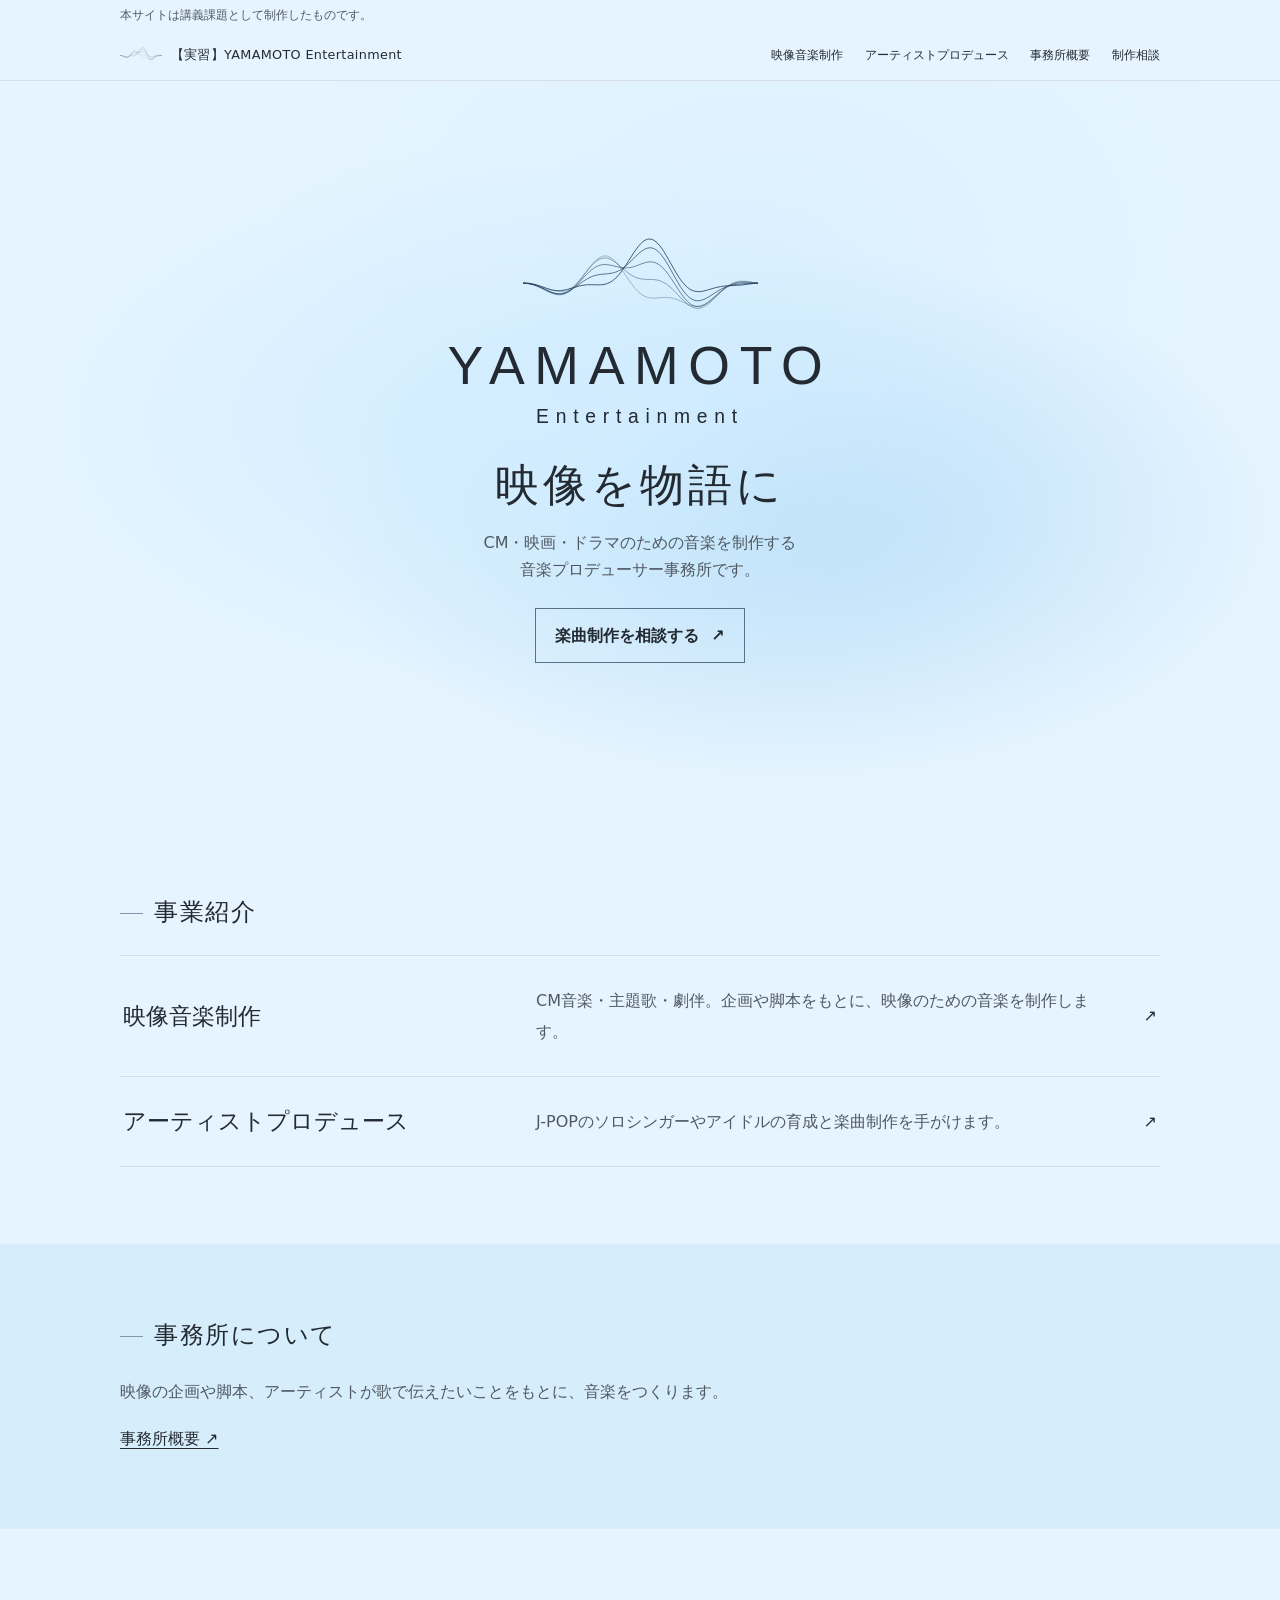
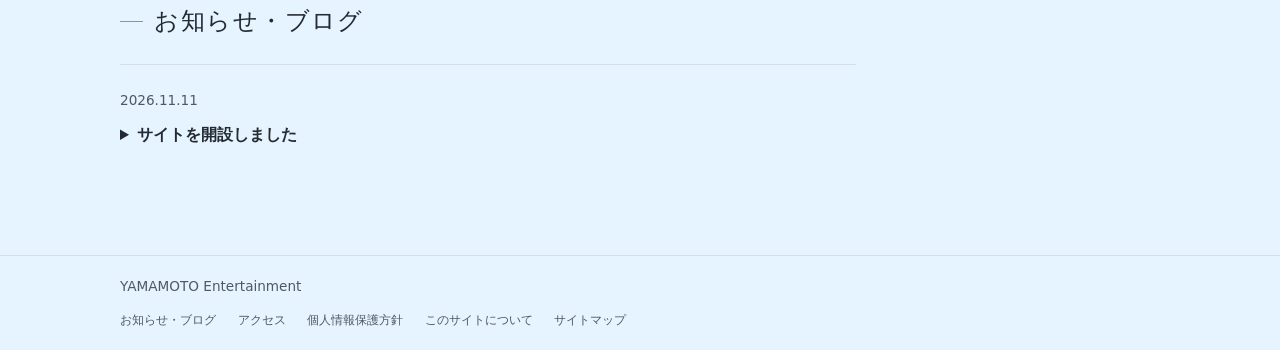
<file: index.html>
<!doctype html>
<html lang="ja"><head><meta charset="utf-8"><meta name="viewport" content="width=device-width, initial-scale=1"><title>【実習】YAMAMOTO Entertainment</title><link rel="stylesheet" href="style.css"><script src="blog.js" defer></script></head>
<body><p class="notice">本サイトは講義課題として制作したものです。</p>
<header><a class="brand" href="index.html"><img src="signal.svg" width="42" height="19" alt="">【実習】YAMAMOTO Entertainment</a><nav aria-label="メインナビゲーション"><a href="music.html">映像音楽制作</a><a href="artists.html">アーティストプロデュース</a><a href="about.html">事務所概要</a><a href="contact.html">制作相談</a></nav></header>
<main>
<section class="masthead">
  <img class="signal" src="signal.svg" alt="" width="300" height="135">
  <p class="wordmark">YAMAMOTO<span>Entertainment</span></p>
  <h1>映像を物語に</h1>
  <p class="masthead-description">CM・映画・ドラマのための音楽を制作する<br>音楽プロデューサー事務所です。</p>
  <a class="button" href="contact.html">楽曲制作を相談する <span aria-hidden="true">↗</span></a>
</section>
<section class="section home-services">
  <h2>事業紹介</h2>
  <a class="service-row" href="music.html"><h3>映像音楽制作</h3><p>CM音楽・主題歌・劇伴。企画や脚本をもとに、映像のための音楽を制作します。</p><span aria-hidden="true">↗</span></a>
  <a class="service-row" href="artists.html"><h3>アーティストプロデュース</h3><p>J-POPのソロシンガーやアイドルの育成と楽曲制作を手がけます。</p><span aria-hidden="true">↗</span></a>
</section>
<section class="section home-about"><h2>事務所について</h2><p>映像の企画や脚本、アーティストが歌で伝えたいことをもとに、音楽をつくります。</p><a class="text-link" href="about.html">事務所概要 ↗</a></section>
<section class="section home-about" id="news"><h2>お知らせ・ブログ</h2>
<!-- news:start --><div id="blog-posts"><article class="news-entry"><time datetime="2026-11-11">2026.11.11</time><h3>サイトを開設しました</h3><p>CM音楽・主題歌・劇伴の制作と、アーティストプロデュースについてご案内します。サービスの内容は各事業ページをご覧ください。</p></article></div><p id="blog-status" hidden></p><!-- news:end -->
</section>
</main><footer><a href="index.html">YAMAMOTO Entertainment</a><nav aria-label="サイト情報"><a href="index.html#news">お知らせ・ブログ</a><a href="about.html#access">アクセス</a><a href="about.html#privacy">個人情報保護方針</a><a href="about.html#site-info">このサイトについて</a><a href="about.html#sitemap">サイトマップ</a></nav></footer></body></html>
</file>
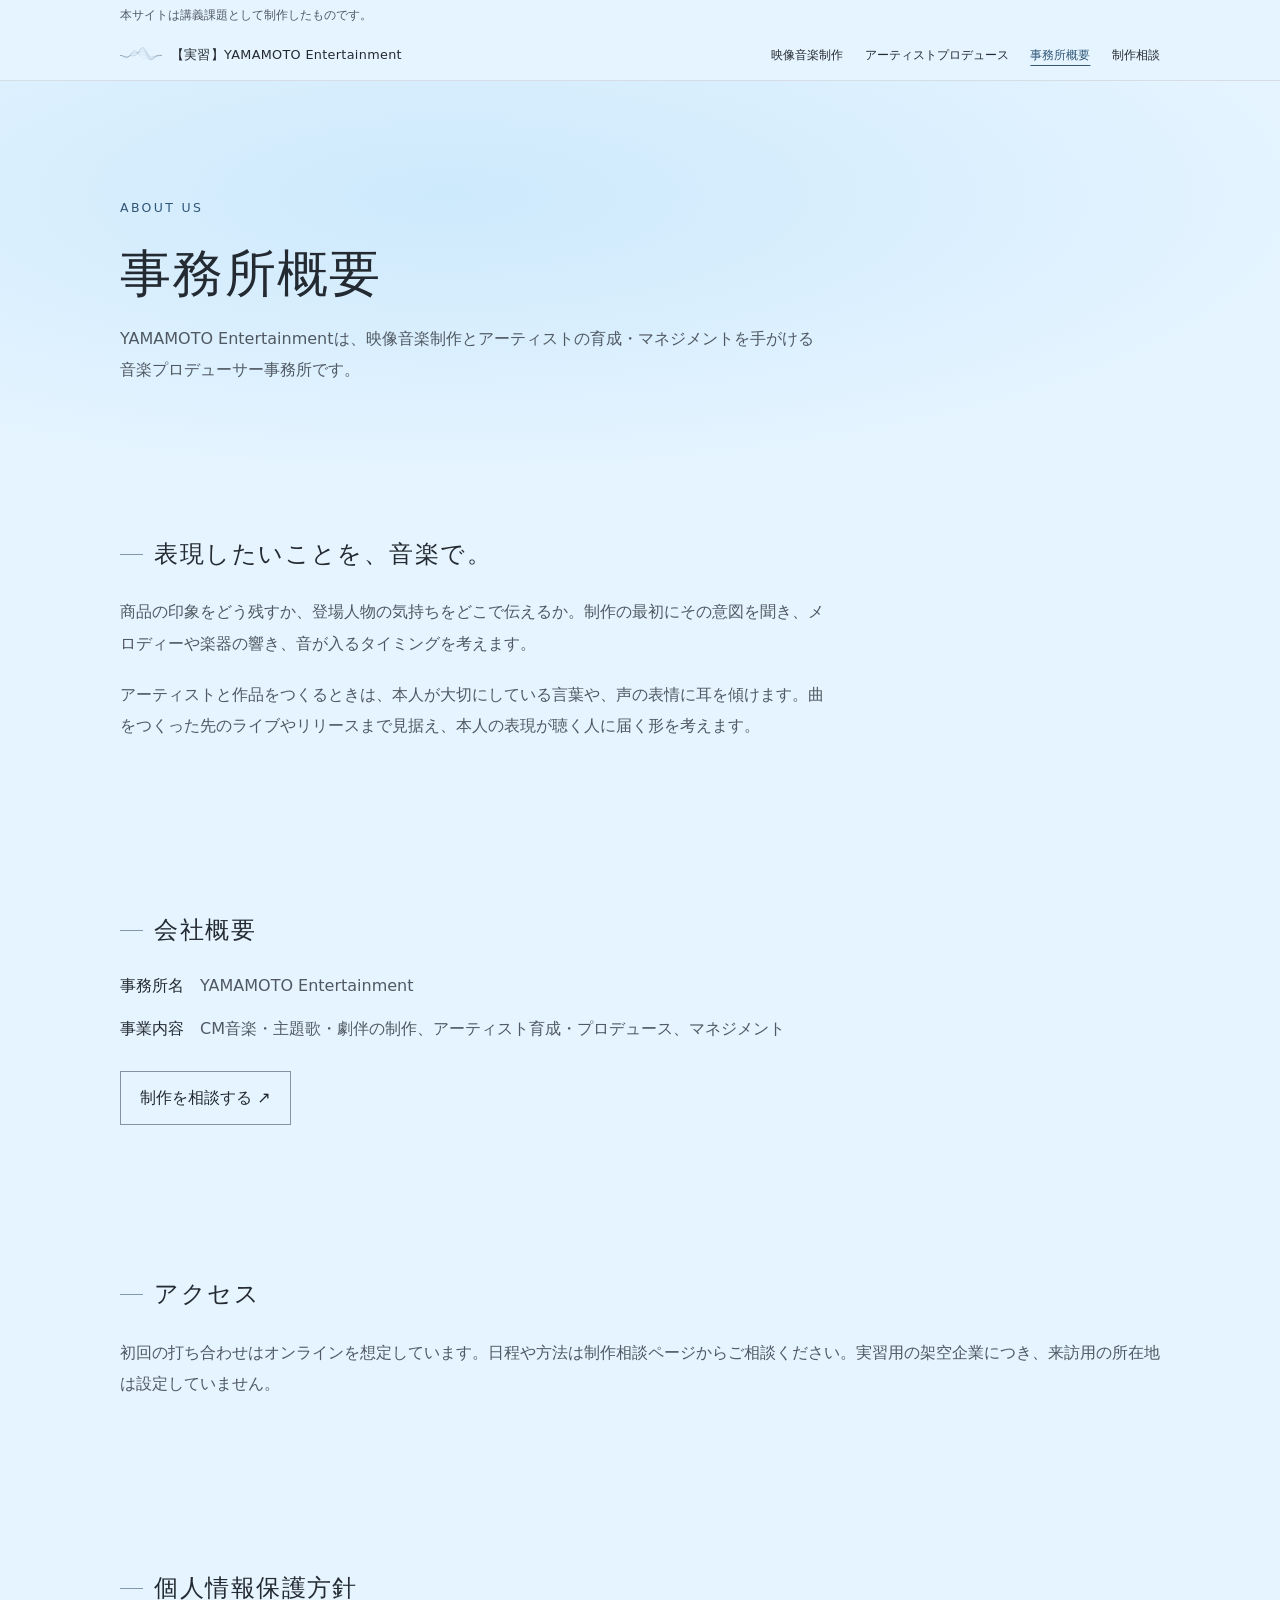
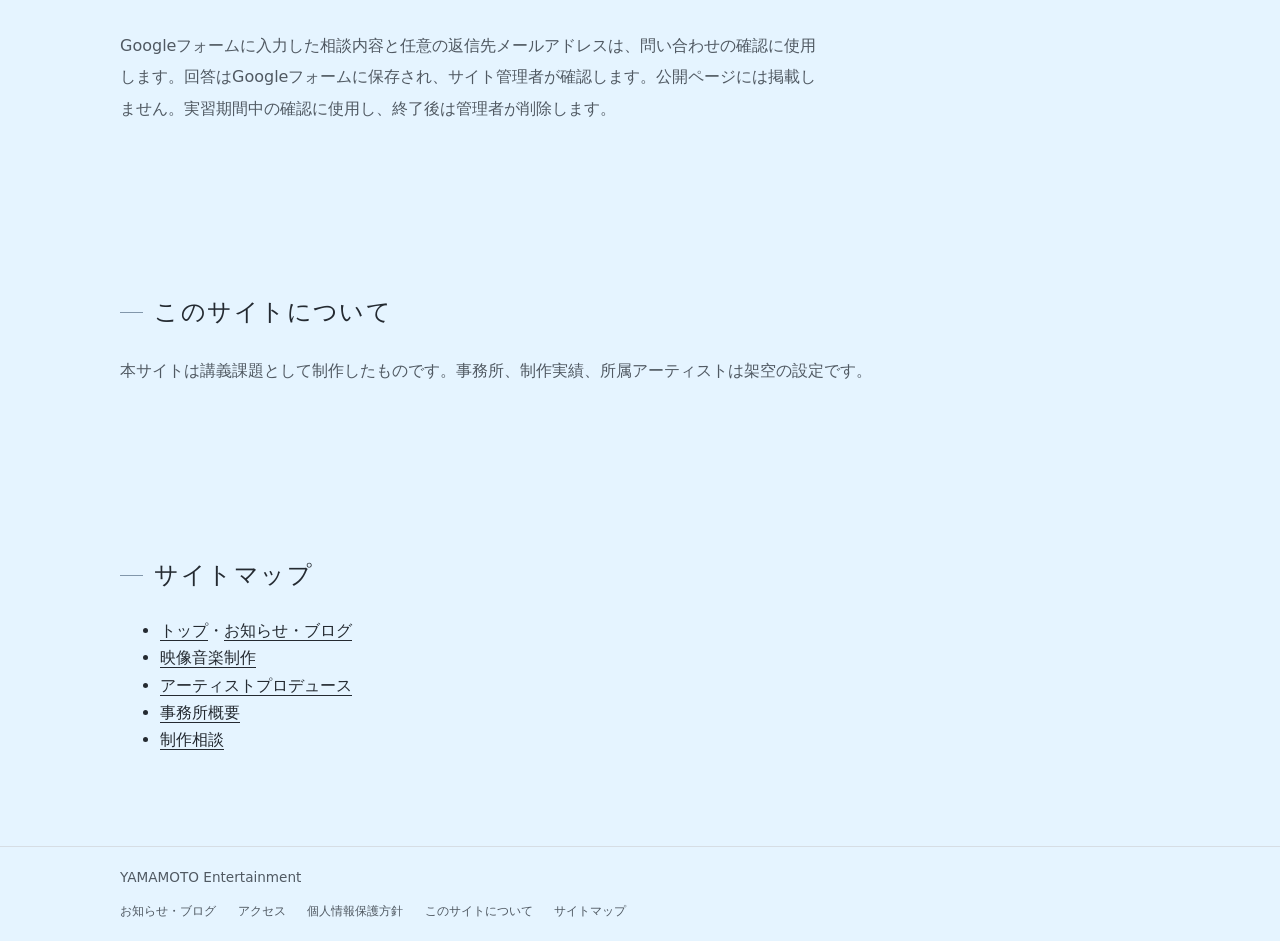
<file: about.html>
<!doctype html>
<html lang="ja"><head><meta charset="utf-8"><meta name="viewport" content="width=device-width, initial-scale=1"><title>【実習】YAMAMOTO Entertainment | 事務所概要</title><link rel="stylesheet" href="style.css"></head>
<body><p class="notice">本サイトは講義課題として制作したものです。</p>
<header><a class="brand" href="index.html"><img src="signal.svg" width="42" height="19" alt="">【実習】YAMAMOTO Entertainment</a><nav aria-label="メインナビゲーション"><a href="music.html">映像音楽制作</a><a href="artists.html">アーティストプロデュース</a><a href="about.html" aria-current="page">事務所概要</a><a href="contact.html">制作相談</a></nav></header>
<main class="interior">

<section class="intro"><p class="eyebrow">ABOUT US</p><h1>事務所概要</h1><p>YAMAMOTO Entertainmentは、映像音楽制作とアーティストの育成・マネジメントを手がける音楽プロデューサー事務所です。</p></section>
<section class="section"><h2>表現したいことを、音楽で。</h2><div class="reading"><p>商品の印象をどう残すか、登場人物の気持ちをどこで伝えるか。制作の最初にその意図を聞き、メロディーや楽器の響き、音が入るタイミングを考えます。</p>
<p>アーティストと作品をつくるときは、本人が大切にしている言葉や、声の表情に耳を傾けます。曲をつくった先のライブやリリースまで見据え、本人の表現が聴く人に届く形を考えます。</p></div></section>
<section class="section"><h2>会社概要</h2><dl><dt>事務所名</dt><dd>YAMAMOTO Entertainment</dd><dt>事業内容</dt><dd>CM音楽・主題歌・劇伴の制作、アーティスト育成・プロデュース、マネジメント</dd></dl><a class="button" href="contact.html">制作を相談する ↗</a></section>

<section class="section" id="access"><h2>アクセス</h2><p>初回の打ち合わせはオンラインを想定しています。日程や方法は制作相談ページからご相談ください。実習用の架空企業につき、来訪用の所在地は設定していません。</p></section>
<section class="section" id="privacy"><h2>個人情報保護方針</h2><div class="reading"><p>Googleフォームに入力した相談内容と任意の返信先メールアドレスは、問い合わせの確認に使用します。回答はGoogleフォームに保存され、サイト管理者が確認します。公開ページには掲載しません。実習期間中の確認に使用し、終了後は管理者が削除します。</p></div></section>
<section class="section" id="site-info"><h2>このサイトについて</h2><p>本サイトは講義課題として制作したものです。事務所、制作実績、所属アーティストは架空の設定です。</p></section>
<section class="section" id="sitemap"><h2>サイトマップ</h2><ul><li><a class="text-link" href="index.html">トップ</a>・<a class="text-link" href="index.html#news">お知らせ・ブログ</a></li><li><a class="text-link" href="music.html">映像音楽制作</a></li><li><a class="text-link" href="artists.html">アーティストプロデュース</a></li><li><a class="text-link" href="about.html">事務所概要</a></li><li><a class="text-link" href="contact.html">制作相談</a></li></ul></section>
</main><footer><a href="index.html">YAMAMOTO Entertainment</a><nav aria-label="サイト情報"><a href="index.html#news">お知らせ・ブログ</a><a href="about.html#access">アクセス</a><a href="about.html#privacy">個人情報保護方針</a><a href="about.html#site-info">このサイトについて</a><a href="about.html#sitemap">サイトマップ</a></nav></footer></body></html>
</file>
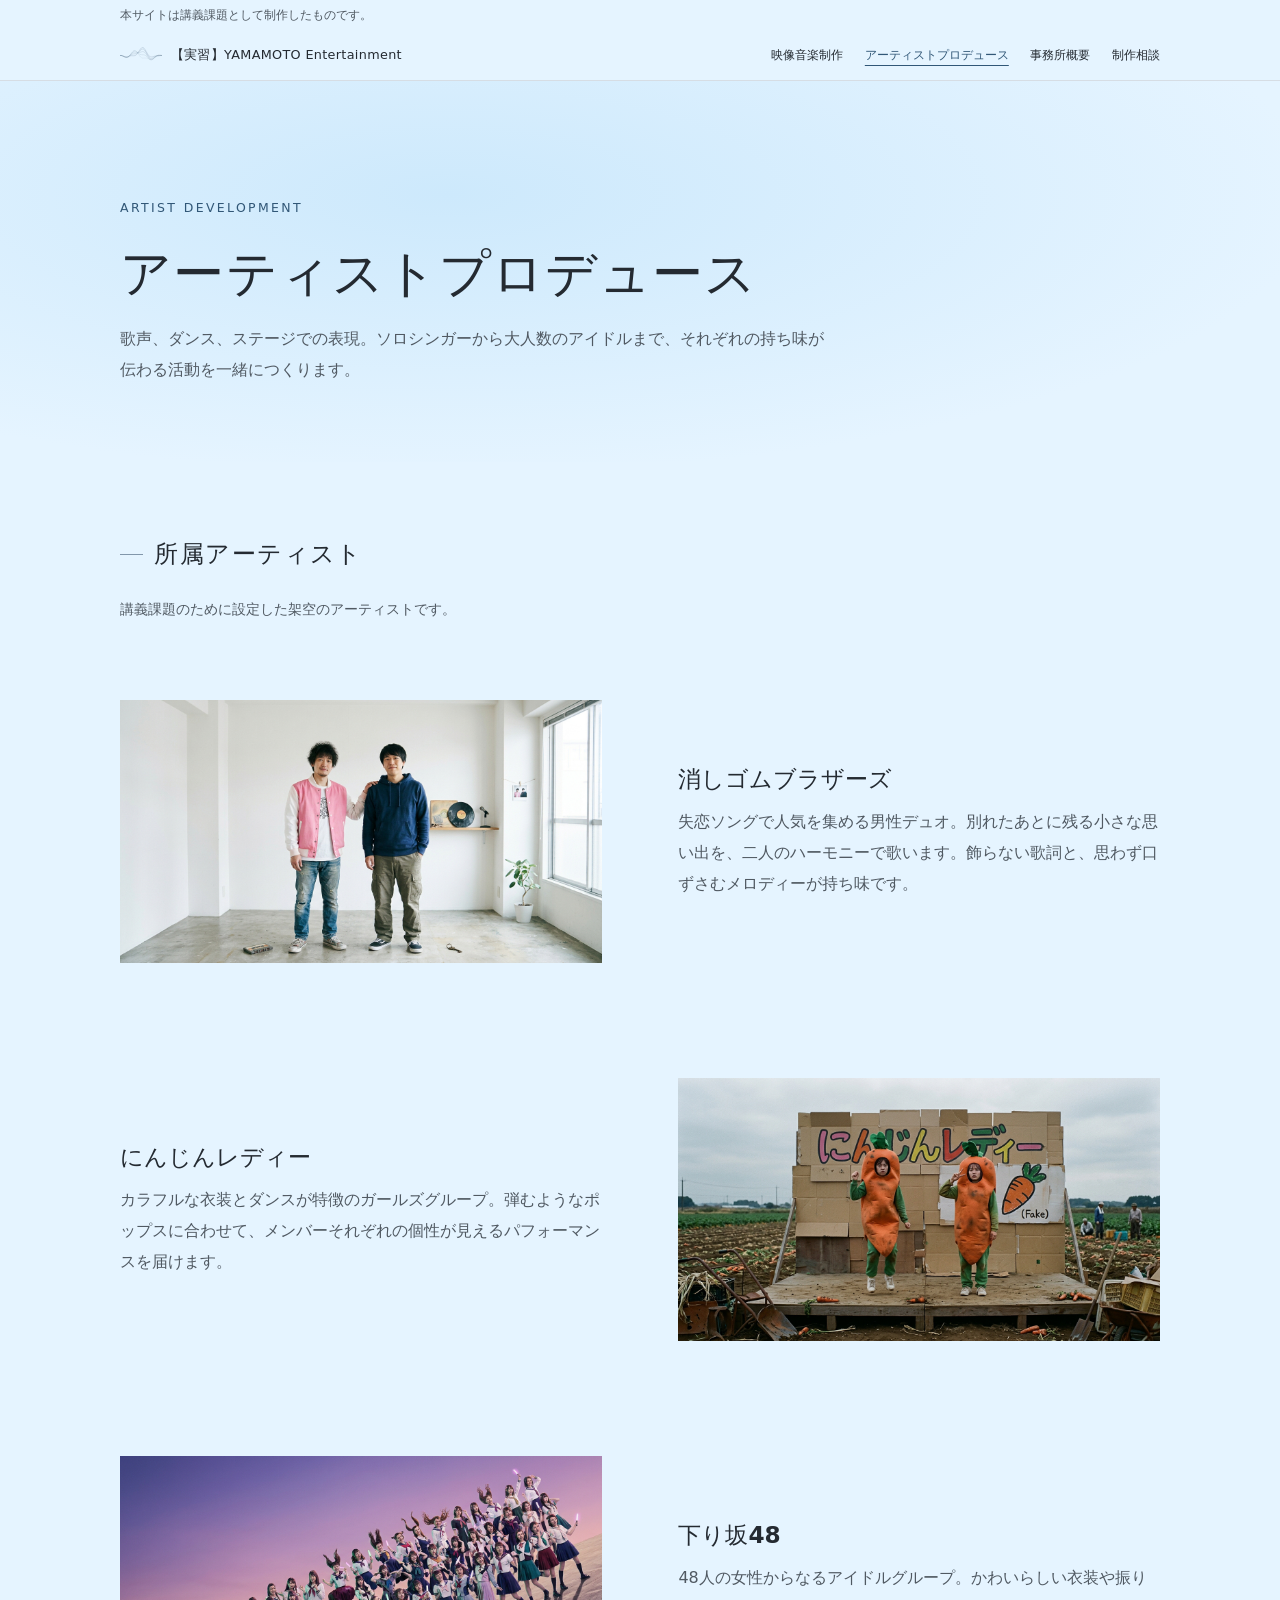
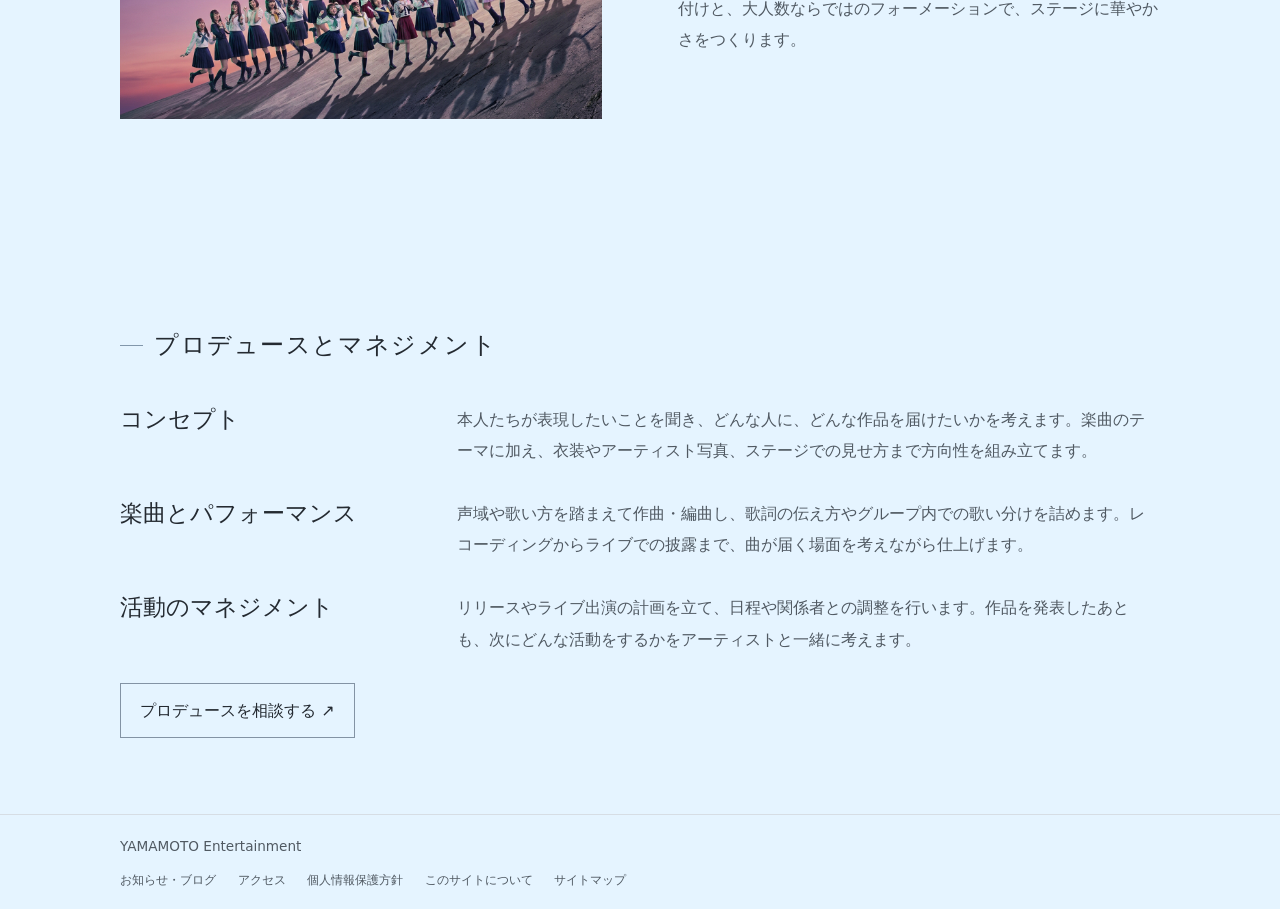
<file: artists.html>
<!doctype html>
<html lang="ja"><head><meta charset="utf-8"><meta name="viewport" content="width=device-width, initial-scale=1"><title>【実習】YAMAMOTO Entertainment | アーティストプロデュース</title><link rel="stylesheet" href="style.css"></head>
<body><p class="notice">本サイトは講義課題として制作したものです。</p>
<header><a class="brand" href="index.html"><img src="signal.svg" width="42" height="19" alt="">【実習】YAMAMOTO Entertainment</a><nav aria-label="メインナビゲーション"><a href="music.html">映像音楽制作</a><a href="artists.html" aria-current="page">アーティストプロデュース</a><a href="about.html">事務所概要</a><a href="contact.html">制作相談</a></nav></header>
<main class="interior">

<section class="intro artist"><p class="eyebrow">ARTIST DEVELOPMENT</p><h1>アーティストプロデュース</h1><p>歌声、ダンス、ステージでの表現。ソロシンガーから大人数のアイドルまで、それぞれの持ち味が伝わる活動を一緒につくります。</p></section>
<section class="section roster"><h2>所属アーティスト</h2><p>講義課題のために設定した架空のアーティストです。</p>
<article class="artist-profile"><img src="images/keshigomu-brothers.jpg" alt="明るい部屋に並んで立つ男性デュオ" width="1408" height="768" loading="lazy"><div><h3>消しゴムブラザーズ</h3><p>失恋ソングで人気を集める男性デュオ。別れたあとに残る小さな思い出を、二人のハーモニーで歌います。飾らない歌詞と、思わず口ずさむメロディーが持ち味です。</p></div></article>
<article class="artist-profile"><img src="images/ninjin-lady.jpg" alt="畑のステージでにんじんの衣装を着た二人" width="1408" height="768" loading="lazy"><div><h3>にんじんレディー</h3><p>カラフルな衣装とダンスが特徴のガールズグループ。弾むようなポップスに合わせて、メンバーそれぞれの個性が見えるパフォーマンスを届けます。</p></div></article>
<article class="artist-profile"><img src="images/kudarizaka48.jpg" alt="夕暮れの坂に並ぶアイドルグループ" width="1408" height="768" loading="lazy"><div><h3>下り坂48</h3><p>48人の女性からなるアイドルグループ。かわいらしい衣装や振り付けと、大人数ならではのフォーメーションで、ステージに華やかさをつくります。</p></div></article>
</section>

<section class="section"><h2>プロデュースとマネジメント</h2>
<article class="detail-row"><h3>コンセプト</h3><p>本人たちが表現したいことを聞き、どんな人に、どんな作品を届けたいかを考えます。楽曲のテーマに加え、衣装やアーティスト写真、ステージでの見せ方まで方向性を組み立てます。</p></article>
<article class="detail-row"><h3>楽曲とパフォーマンス</h3><p>声域や歌い方を踏まえて作曲・編曲し、歌詞の伝え方やグループ内での歌い分けを詰めます。レコーディングからライブでの披露まで、曲が届く場面を考えながら仕上げます。</p></article>
<article class="detail-row"><h3>活動のマネジメント</h3><p>リリースやライブ出演の計画を立て、日程や関係者との調整を行います。作品を発表したあとも、次にどんな活動をするかをアーティストと一緒に考えます。</p></article><a class="button" href="contact.html?service=artist">プロデュースを相談する ↗</a></section>
</main><footer><a href="index.html">YAMAMOTO Entertainment</a><nav aria-label="サイト情報"><a href="index.html#news">お知らせ・ブログ</a><a href="about.html#access">アクセス</a><a href="about.html#privacy">個人情報保護方針</a><a href="about.html#site-info">このサイトについて</a><a href="about.html#sitemap">サイトマップ</a></nav></footer></body></html>
</file>
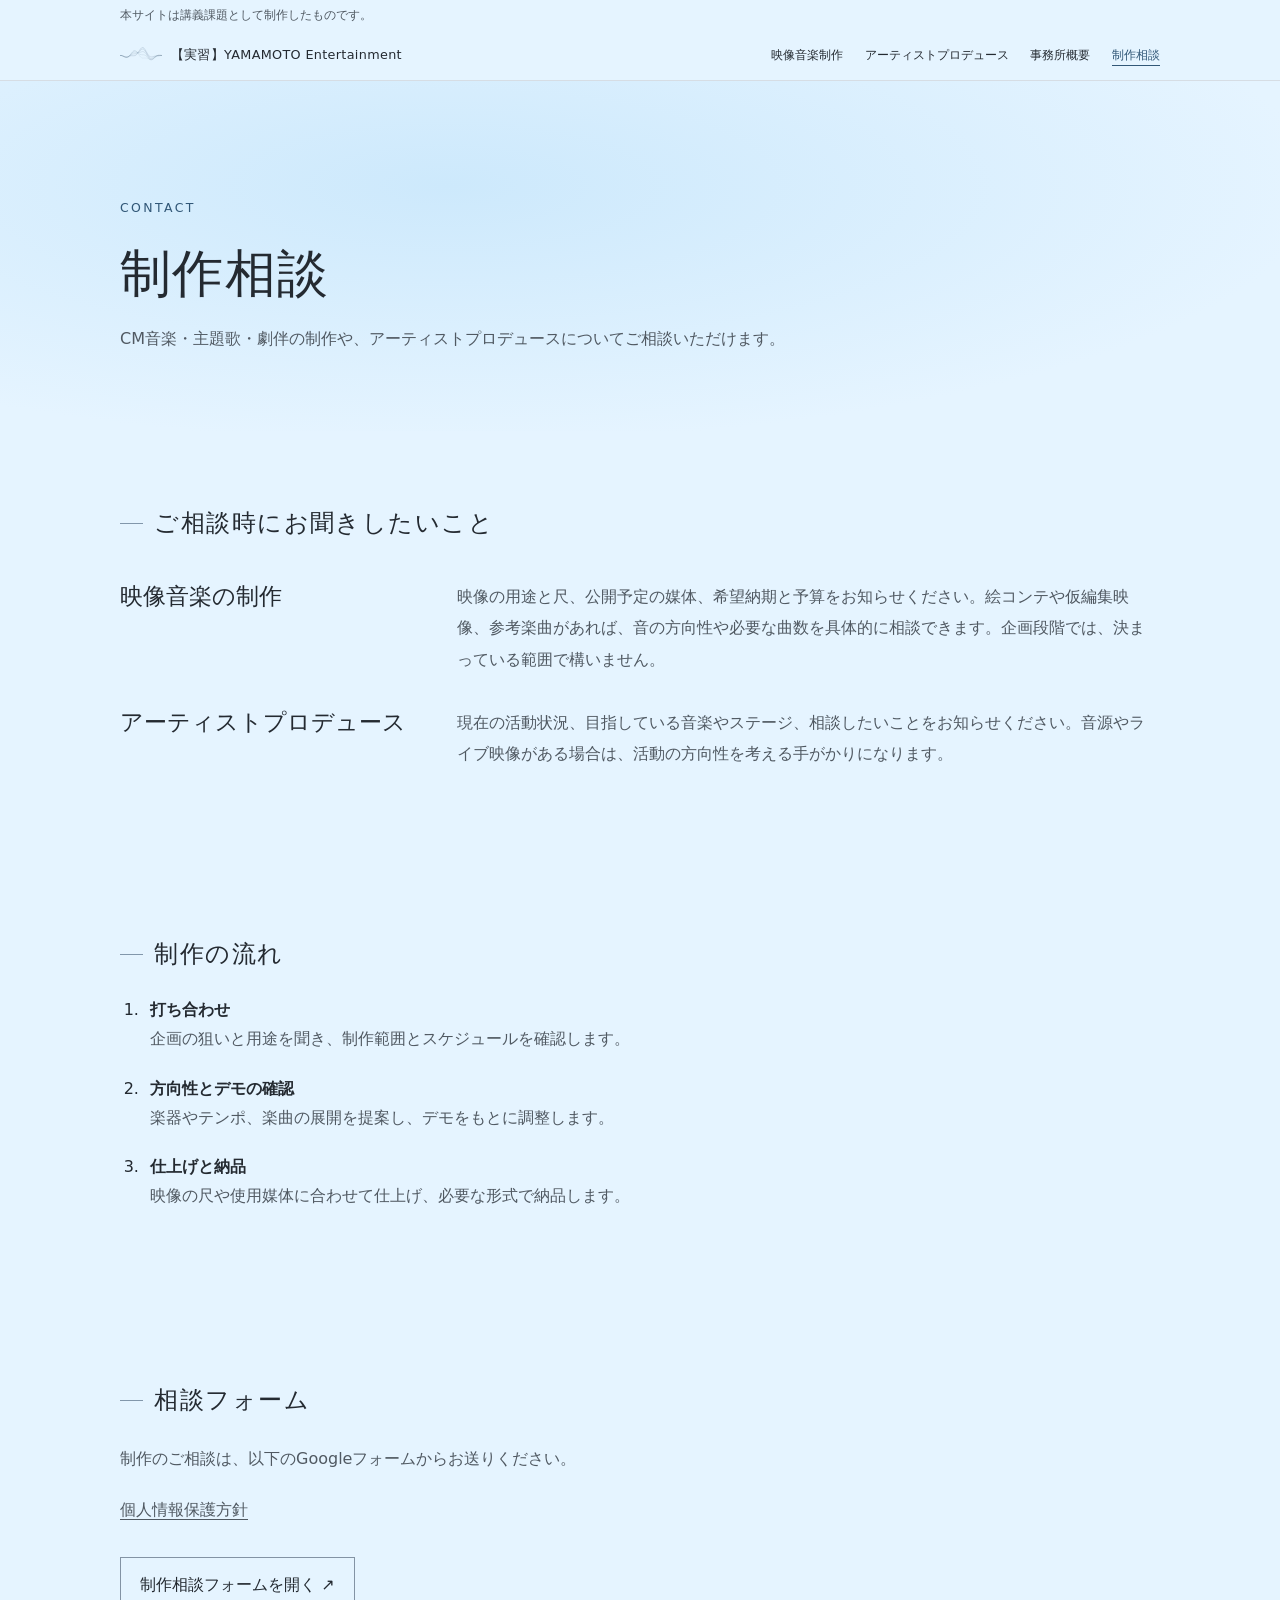
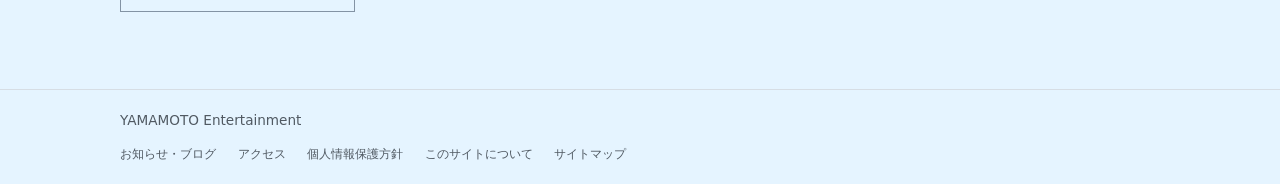
<file: contact.html>
<!doctype html>
<html lang="ja"><head><meta charset="utf-8"><meta name="viewport" content="width=device-width, initial-scale=1"><title>【実習】YAMAMOTO Entertainment | 制作相談</title><link rel="stylesheet" href="style.css"></head>
<body><p class="notice">本サイトは講義課題として制作したものです。</p>
<header><a class="brand" href="index.html"><img src="signal.svg" width="42" height="19" alt="">【実習】YAMAMOTO Entertainment</a><nav aria-label="メインナビゲーション"><a href="music.html">映像音楽制作</a><a href="artists.html">アーティストプロデュース</a><a href="about.html">事務所概要</a><a href="contact.html" aria-current="page">制作相談</a></nav></header>
<main class="interior">

<section class="intro"><p class="eyebrow">CONTACT</p><h1>制作相談</h1><p>CM音楽・主題歌・劇伴の制作や、アーティストプロデュースについてご相談いただけます。</p></section>
<section class="section"><h2>ご相談時にお聞きしたいこと</h2>
<article class="detail-row"><h3>映像音楽の制作</h3><p>映像の用途と尺、公開予定の媒体、希望納期と予算をお知らせください。絵コンテや仮編集映像、参考楽曲があれば、音の方向性や必要な曲数を具体的に相談できます。企画段階では、決まっている範囲で構いません。</p></article>
<article class="detail-row"><h3>アーティストプロデュース</h3><p>現在の活動状況、目指している音楽やステージ、相談したいことをお知らせください。音源やライブ映像がある場合は、活動の方向性を考える手がかりになります。</p></article>
</section>
<section class="section"><h2>制作の流れ</h2><ol class="process">
<li><strong>打ち合わせ</strong><p>企画の狙いと用途を聞き、制作範囲とスケジュールを確認します。</p></li>
<li><strong>方向性とデモの確認</strong><p>楽器やテンポ、楽曲の展開を提案し、デモをもとに調整します。</p></li>
<li><strong>仕上げと納品</strong><p>映像の尺や使用媒体に合わせて仕上げ、必要な形式で納品します。</p></li>
</ol></section>

<section class="section"><h2>相談フォーム</h2><p>制作のご相談は、以下のGoogleフォームからお送りください。</p>
<p><a class="text-link" href="about.html#privacy">個人情報保護方針</a></p>
<a class="button" href="https://docs.google.com/forms/d/e/1FAIpQLScHtAh5bNEHaIPOQS2hvWzKYQVYfCQDnwKteLNBmMbnR-4ybA/viewform">制作相談フォームを開く ↗</a></section></main><footer><a href="index.html">YAMAMOTO Entertainment</a><nav aria-label="サイト情報"><a href="index.html#news">お知らせ・ブログ</a><a href="about.html#access">アクセス</a><a href="about.html#privacy">個人情報保護方針</a><a href="about.html#site-info">このサイトについて</a><a href="about.html#sitemap">サイトマップ</a></nav></footer></body></html>
</file>
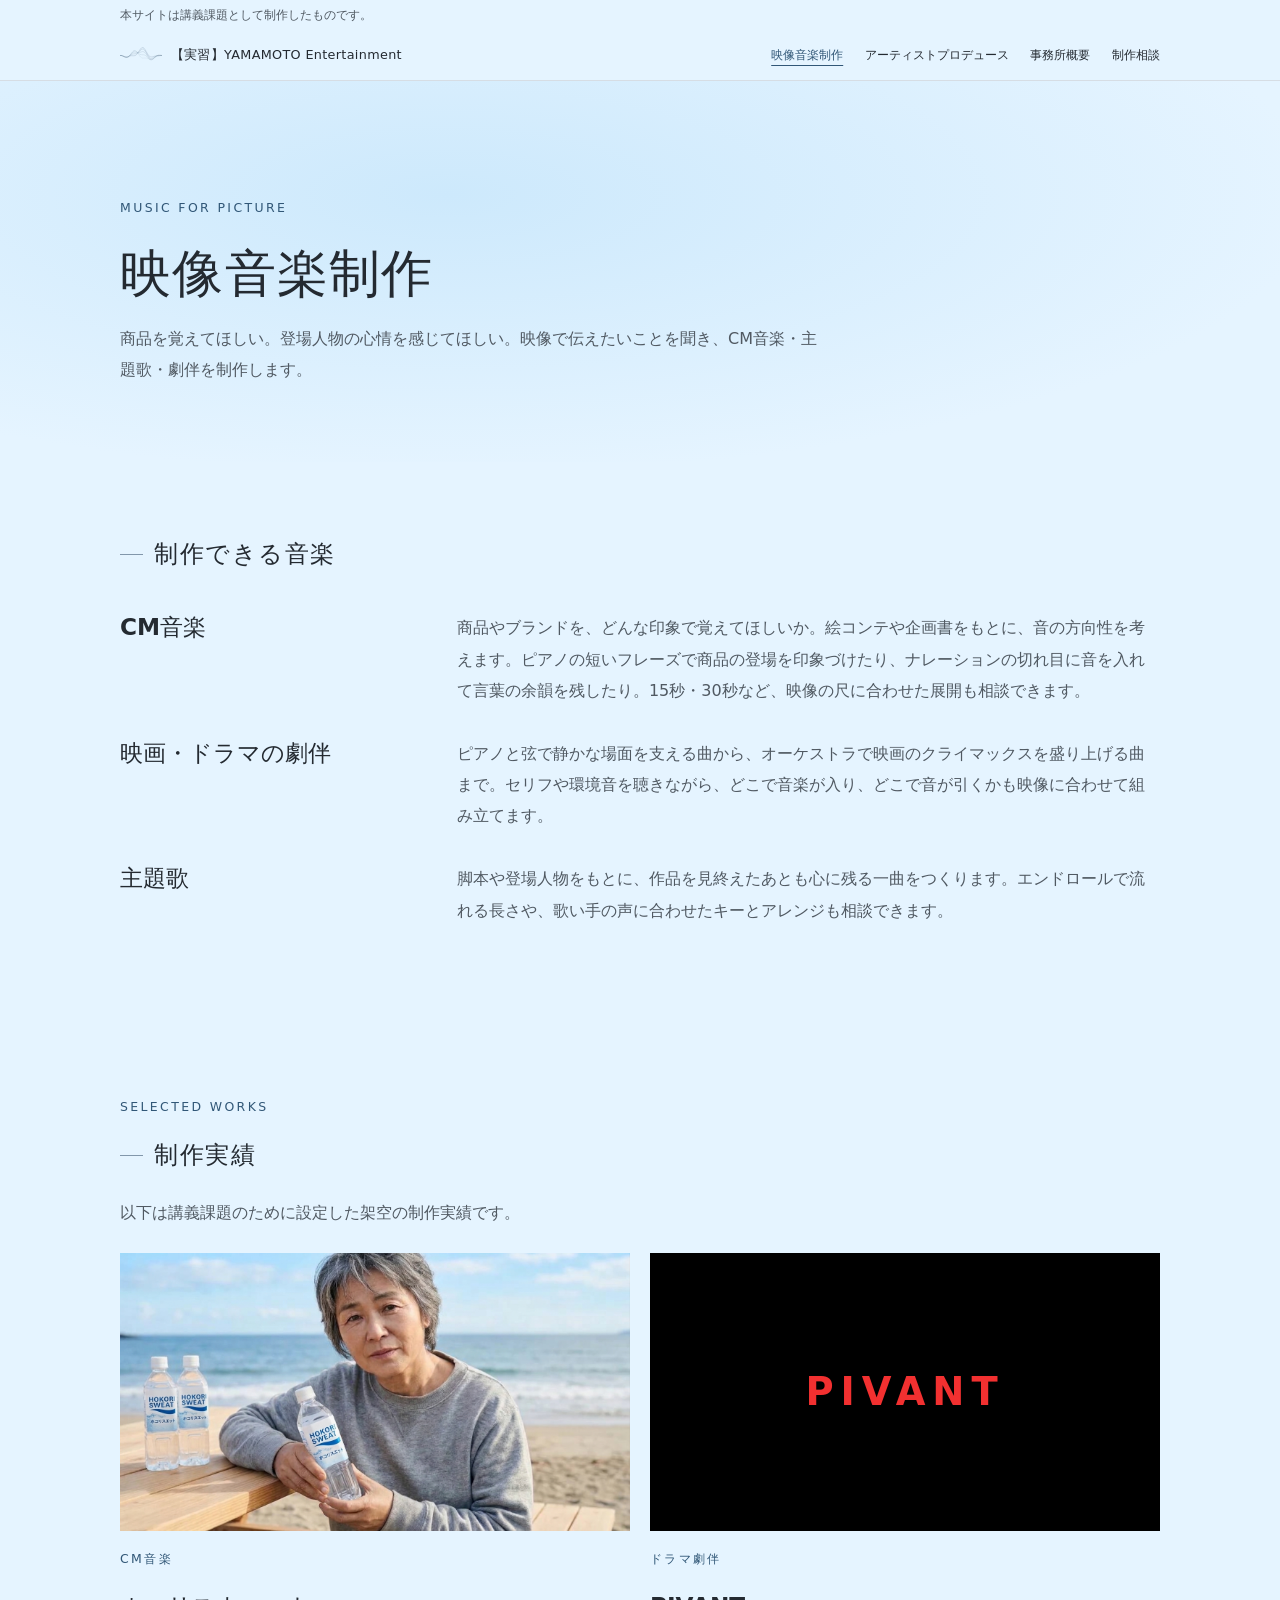
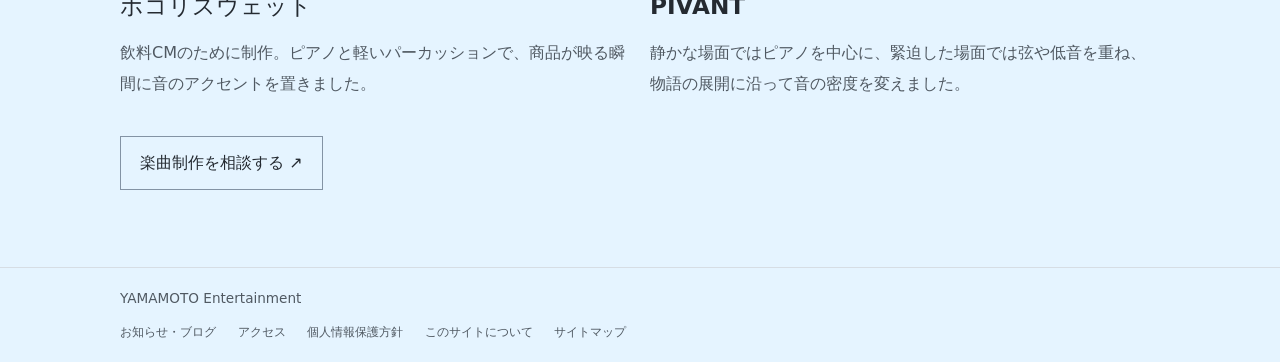
<file: music.html>
<!doctype html>
<html lang="ja"><head><meta charset="utf-8"><meta name="viewport" content="width=device-width, initial-scale=1"><title>【実習】YAMAMOTO Entertainment | 映像音楽制作</title><link rel="stylesheet" href="style.css"></head>
<body><p class="notice">本サイトは講義課題として制作したものです。</p>
<header><a class="brand" href="index.html"><img src="signal.svg" width="42" height="19" alt="">【実習】YAMAMOTO Entertainment</a><nav aria-label="メインナビゲーション"><a href="music.html" aria-current="page">映像音楽制作</a><a href="artists.html">アーティストプロデュース</a><a href="about.html">事務所概要</a><a href="contact.html">制作相談</a></nav></header>
<main class="interior">

<section class="intro"><p class="eyebrow">MUSIC FOR PICTURE</p><h1>映像音楽制作</h1><p>商品を覚えてほしい。登場人物の心情を感じてほしい。映像で伝えたいことを聞き、CM音楽・主題歌・劇伴を制作します。</p></section>
<section class="section"><h2>制作できる音楽</h2>
<article class="detail-row"><h3>CM音楽</h3><div><p>商品やブランドを、どんな印象で覚えてほしいか。絵コンテや企画書をもとに、音の方向性を考えます。ピアノの短いフレーズで商品の登場を印象づけたり、ナレーションの切れ目に音を入れて言葉の余韻を残したり。15秒・30秒など、映像の尺に合わせた展開も相談できます。</p></div></article>
<article class="detail-row"><h3>映画・ドラマの劇伴</h3><div><p>ピアノと弦で静かな場面を支える曲から、オーケストラで映画のクライマックスを盛り上げる曲まで。セリフや環境音を聴きながら、どこで音楽が入り、どこで音が引くかも映像に合わせて組み立てます。</p></div></article>
<article class="detail-row"><h3>主題歌</h3><div><p>脚本や登場人物をもとに、作品を見終えたあとも心に残る一曲をつくります。エンドロールで流れる長さや、歌い手の声に合わせたキーとアレンジも相談できます。</p></div></article></section>
<section class="section"><p class="eyebrow">SELECTED WORKS</p><h2>制作実績</h2><p>以下は講義課題のために設定した架空の制作実績です。</p>
<div class="work-grid"><article><img class="work-art work-photo" src="images/hokori-sweat.jpg" alt="海辺でホコリスウェットのボトルを手にする人物" width="1408" height="768"><div class="work-copy"><p class="eyebrow">CM音楽</p><h3>ホコリスウェット</h3><p>飲料CMのために制作。ピアノと軽いパーカッションで、商品が映る瞬間に音のアクセントを置きました。</p></div></article>
<article><div class="work-art pivant" aria-hidden="true">PIVANT</div><div class="work-copy"><p class="eyebrow">ドラマ劇伴</p><h3>PIVANT</h3><p>静かな場面ではピアノを中心に、緊迫した場面では弦や低音を重ね、物語の展開に沿って音の密度を変えました。</p></div></article></div>
<a class="button" href="contact.html">楽曲制作を相談する ↗</a></section>

</main><footer><a href="index.html">YAMAMOTO Entertainment</a><nav aria-label="サイト情報"><a href="index.html#news">お知らせ・ブログ</a><a href="about.html#access">アクセス</a><a href="about.html#privacy">個人情報保護方針</a><a href="about.html#site-info">このサイトについて</a><a href="about.html#sitemap">サイトマップ</a></nav></footer></body></html>
</file>
<file: style.css>
:root {
  color-scheme: light;
  --ink: #172d44;
  --muted: #43566a;
  --line: #c9d5df;
  --accent: #204767;
  background: #f8fafc;
  color: var(--ink);
  font-family: "Hiragino Sans", "Yu Gothic", system-ui, sans-serif;
  line-height: 1.7;
}
* { box-sizing: border-box; }
body, figure { margin: 0; }
a { color: inherit; text-decoration: none; }
a:hover { color: var(--accent); }
:focus-visible { outline: 2px solid var(--accent); outline-offset: 4px; }
.notice { margin: 0; padding: .35rem 5vw; background: #edf2f7; font-size: .8rem; }
header, footer { padding: 1.2rem 5vw; border-block-end: 1px solid var(--line); }
header { display: flex; align-items: center; justify-content: space-between; flex-wrap: wrap; gap: .8rem 2rem; }
.brand { font-weight: 750; }
nav { display: flex; flex-wrap: wrap; gap: .35rem 1.25rem; font-size: .85rem; }
nav a[aria-current] { color: var(--accent); text-decoration: underline; text-underline-offset: .35rem; }
main { max-width: 1440px; margin: auto; }
h1, h2, h3 { line-height: 1.3; margin: 0 0 1rem; }
h1 { font-size: clamp(2.1rem, 6vw, 5.5rem); letter-spacing: -.045em; }
h2 { font-size: clamp(1.4rem, 3vw, 2.25rem); }
p { margin: 0 0 1.25rem; }
main p { color: var(--muted); }
.eyebrow { font-size: .78rem; letter-spacing: .18em; font-weight: 750; color: var(--accent); }
.button { display: inline-block; margin-top: .75rem; background: var(--accent); color: #fff; padding: .8rem 1.2rem; border: 0; font: inherit; font-weight: 700; cursor: pointer; }
.button:hover { background: #336589; color: #fff; }
.button span, .card span { margin-inline-start: .4rem; }
.section, .intro { padding: clamp(2rem, 5vw, 5rem) 5vw; border-top: 1px solid var(--line); }
.intro { background: linear-gradient(105deg,#e3edf7,#f8fafc 75%); }
.intro.artist { background: linear-gradient(105deg,#ede6f3,#f8fafc 75%); }
.cards { display: grid; grid-template-columns: repeat(2, minmax(0, 1fr)); gap: 1rem; }
.cards.three { grid-template-columns: repeat(3, minmax(0, 1fr)); }
.card { padding: clamp(1rem, 3vw, 2rem); border: 1px solid var(--line); background: #fff; }
.card p { margin: 0; }
.steps { padding-left: 1.4rem; }
dl { max-width: 48rem; display: grid; grid-template-columns: max-content 1fr; gap: 1rem; }
dd { margin: 0; color: var(--muted); }
form { max-width: 44rem; }
label { display: grid; gap: .3rem; margin-bottom: 1rem; }
input, select, textarea { width: 100%; padding: .65rem; border: 1px solid var(--line); color: inherit; background: #fff; font: inherit; }
#summary { margin-top: 1.5rem; padding: 1rem; border: 1px solid var(--line); }
pre { white-space: pre-wrap; overflow-wrap: anywhere; font: inherit; }
footer { border-block: 1px solid var(--line); font-size: .85rem; }
@media (max-width: 720px) {
  .cards, .cards.three { grid-template-columns: 1fr; }
  dl { grid-template-columns: 1fr; gap: .4rem; }
  dd { margin-bottom: .6rem; }
}

header { padding-inline: max(5vw, calc((100% - 1200px) / 2)); }
.brand { letter-spacing: .025em; }
.masthead {
  min-height: min(740px, 86svh);
  display: grid;
  justify-items: center;
  align-content: center;
  padding: 3.5rem 1rem 4rem;
  text-align: center;
  background:
    radial-gradient(ellipse at 42% 46%, #d1edff 0%, transparent 49%),
    radial-gradient(ellipse at 62% 59%, #b9def7 0%, transparent 43%),
    radial-gradient(ellipse at 60% 24%, #ddf1ff 0%, transparent 46%);
}
.signal { width: min(235px, 60vw); height: auto; }
.masthead .wordmark { margin: 0 0 1.75rem; color: var(--ink); font: 400 clamp(1.6rem, 5vw, 3.35rem)/1.1 "Helvetica Neue", sans-serif; letter-spacing: .18em; }
.wordmark span { display: block; margin-top: .7rem; font-size: .36em; letter-spacing: .35em; }
.masthead h1 { font-size: clamp(1.6rem, 4vw, 2.75rem); font-weight: 500; letter-spacing: .09em; }
.masthead-description { margin-bottom: .8rem; }
.masthead .button { background: transparent; color: var(--ink); border: 1px solid #58718a; }
.masthead .button:hover { background: #fff9; }
.home-services { max-width: 1160px; margin: auto; }
.service-row { display: grid; grid-template-columns: minmax(220px, 1fr) 1.5fr auto; align-items: center; gap: 1.5rem; padding: 1.8rem .2rem; border-bottom: 1px solid var(--line); }
.service-row:first-of-type { border-top: 1px solid var(--line); }
.service-row h3, .service-row p { margin: 0; }
.service-row:hover h3 { text-decoration: underline; text-underline-offset: .3em; }
@media (max-width: 720px) {
  .masthead { min-height: min(580px, 80svh); }
  .service-row { grid-template-columns: 1fr auto; gap: .4rem 1rem; }
  .service-row p { grid-row: 2; }
  .service-row span { grid-area: 1 / 2; }
}

.interior .section, .interior .intro { padding-inline: max(5vw, calc((100% - 1080px) / 2)); }
.interior .intro p:last-child, .reading { max-width: 44rem; }
.detail-row {
  display: grid;
  grid-template-columns: minmax(11rem, 1fr) 2.4fr;
  gap: 1.5rem 2.75rem;
  padding-block: 1.6rem;
  border-bottom: 1px solid var(--line);
}
.detail-row:first-of-type { border-top: 1px solid var(--line); }
.detail-row h3, .detail-row p { margin: 0; }
.work-grid { display: grid; grid-template-columns: repeat(2, minmax(0, 1fr)); gap: 1.25rem; margin-block: 1.5rem; }
.work-grid article { border: 1px solid var(--line); background: white; }
.work-art { display: grid; place-content: center; min-height: 10rem; text-align: center; font-size: clamp(1.45rem, 3vw, 2.75rem); font-weight: 700; }
.work-photo { display: block; width: 100%; height: auto; object-fit: cover; }
.pivant { background: #000; color: #f23030; letter-spacing: .18em; }
.work-copy { padding: 1.3rem; }
.work-copy p:last-child { margin: 0; }
.process { max-width: 44rem; padding-left: 1.5rem; }
.process li { padding-left: .4rem; }
@media (max-width: 720px) {
  .detail-row, .work-grid { grid-template-columns: 1fr; gap: .5rem; }
  .work-grid { gap: 1rem; }
}

.artist-profile {
  display: grid;
  grid-template-columns: minmax(0, 1.4fr) minmax(0, 1fr);
  align-items: center;
  gap: clamp(1rem, 4vw, 3rem);
  padding-block: 1.75rem;
  border-bottom: 1px solid var(--line);
}
.artist-profile img { display: block; width: 100%; height: auto; }
.artist-profile p { margin-bottom: 0; }
@media (max-width: 720px) {
  .artist-profile { grid-template-columns: 1fr; }
}

/* Shared typography and spacing */
:root {
  --ink: #242a31;
  --muted: #505962;
  --line: #d6dde4;
  --accent: #315777;
  --page-gutter: max(6vw, calc((100% - 1040px) / 2));
  background: #e5f4ff;
}
header {
  padding-inline: var(--page-gutter);
  padding-block: .85rem;
  background: #e5f4ff;
}
.notice {
  padding-inline: var(--page-gutter);
  background: transparent;
  color: var(--muted);
  font-size: .72rem;
}
.brand { display: inline-flex; align-items: center; gap: .55rem; font-size: .8rem; font-weight: 500; }
nav { font-size: .76rem; gap: .5rem 1.35rem; }
main { max-width: none; }
.interior .intro, .interior .section, .home-services, .home-about {
  max-width: none;
  padding-inline: var(--page-gutter);
}
.interior .intro, .intro.artist {
  padding-block: clamp(3.5rem, 9vw, 7.5rem) clamp(2.8rem, 6vw, 5rem);
  border: 0;
  background: radial-gradient(ellipse at 35% 30%, #cde9fc, transparent 74%);
}
.interior .intro h1 {
  font-size: clamp(1.85rem, 4vw, 3.35rem);
  font-weight: 500;
  letter-spacing: .025em;
  overflow-wrap: anywhere;
}
.interior .intro p:last-child { margin-bottom: 0; }
.interior .section, .home-services, .home-about {
  padding-block: clamp(2.65rem, 6vw, 5rem);
  border: 0;
}
.interior h2, .home-services h2, .home-about h2 {
  display: flex;
  align-items: center;
  gap: .7rem;
  margin-bottom: 1.65rem;
  font-size: clamp(1.12rem, 2vw, 1.5rem);
  font-weight: 500;
  letter-spacing: .06em;
}
.interior h2::before, .home-services h2::before, .home-about h2::before {
  content: "";
  flex: 0 0 1.45rem;
  border-top: 1px solid #8297ab;
}
.interior h3, .home-services h3 { font-size: clamp(1.06rem, 2vw, 1.45rem); font-weight: 550; }
.interior p, .home-services p { line-height: 1.95; }
.eyebrow { font-weight: 500; letter-spacing: .19em; }
.interior .detail-row, .interior .detail-row:first-of-type {
  border: 0;
  padding-block: 1rem;
}
.interior .artist-profile {
  grid-template-columns: repeat(2, minmax(0, 1fr));
  gap: clamp(1rem, 6vw, 5rem);
  padding-block: clamp(1.35rem, 4.5vw, 3.75rem);
  border: 0;
}
.artist-profile:nth-of-type(2n) img { order: 1; }
.artist-profile h3 { margin-bottom: .75rem; }
.roster > p { font-size: .85rem; }
.work-grid article { border: 0; background: transparent; }
.work-copy { padding: 1rem 0 0; }
.work-art { min-height: 0; aspect-ratio: 1408 / 768; }
.interior .button { background: transparent; color: var(--ink); border: 1px solid #8393a4; font-weight: 500; }
.interior .button:hover { background: #e8eef6; }
.home-about { background: #d6edfc; }
.text-link { text-decoration: underline; text-underline-offset: .25em; }
footer { padding-inline: var(--page-gutter); border-bottom: 0; color: var(--muted); }
@media (max-width: 720px) {
  .interior .artist-profile { grid-template-columns: 1fr; }
  .artist-profile:nth-of-type(2n) img { order: 0; }
}

#news { background: transparent; }
.news-entry { max-width: 46rem; padding-block: 1.35rem; border-top: 1px solid var(--line); }
.news-entry h3 { margin-block: .5rem; }
.news-entry p, .admin-message { white-space: pre-wrap; overflow-wrap: anywhere; }
.news-entry time { font-size: .85rem; color: var(--muted); }
footer nav { margin-top: .75rem; }
.form-status { padding: .85rem 1rem; border: 1px solid var(--accent); }

.news-entry summary { cursor: pointer; font-weight: 600; margin-block: .5rem; }
.news-entry summary:hover { text-decoration: underline; }
</file>
